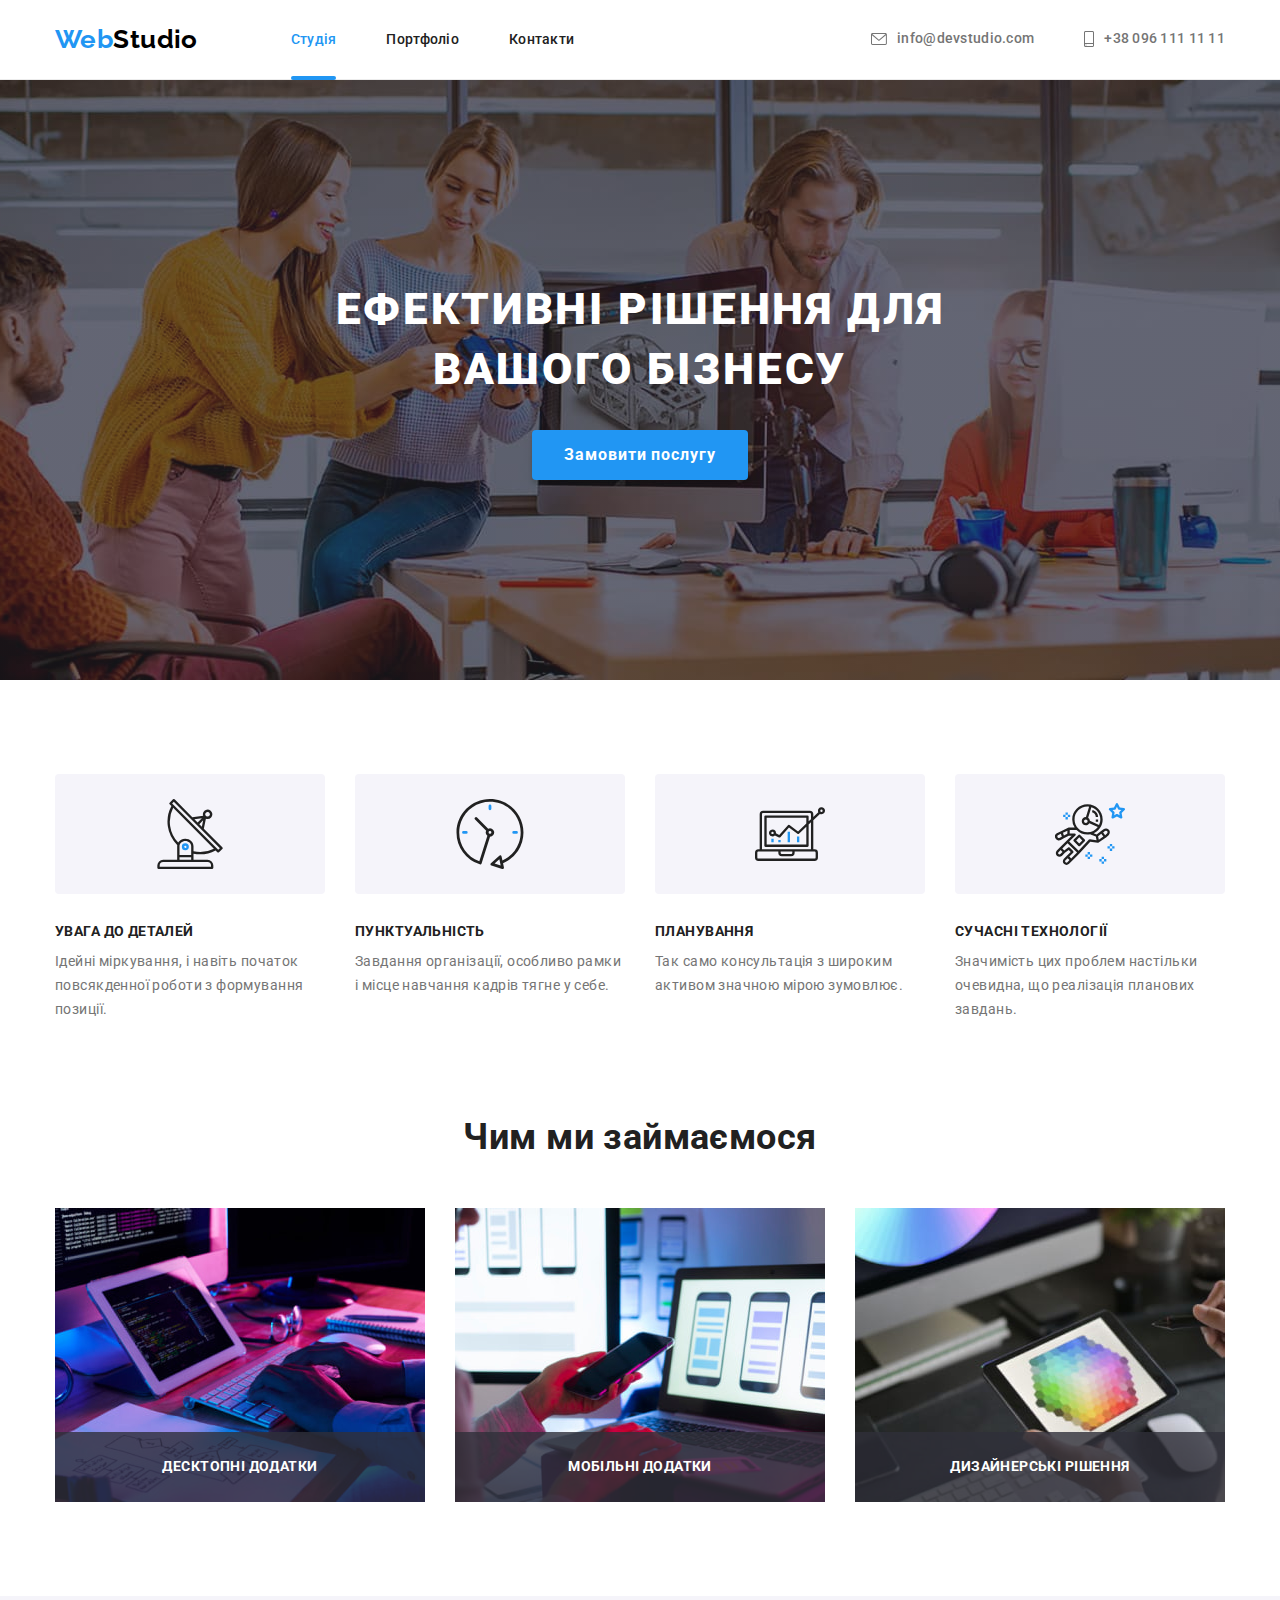
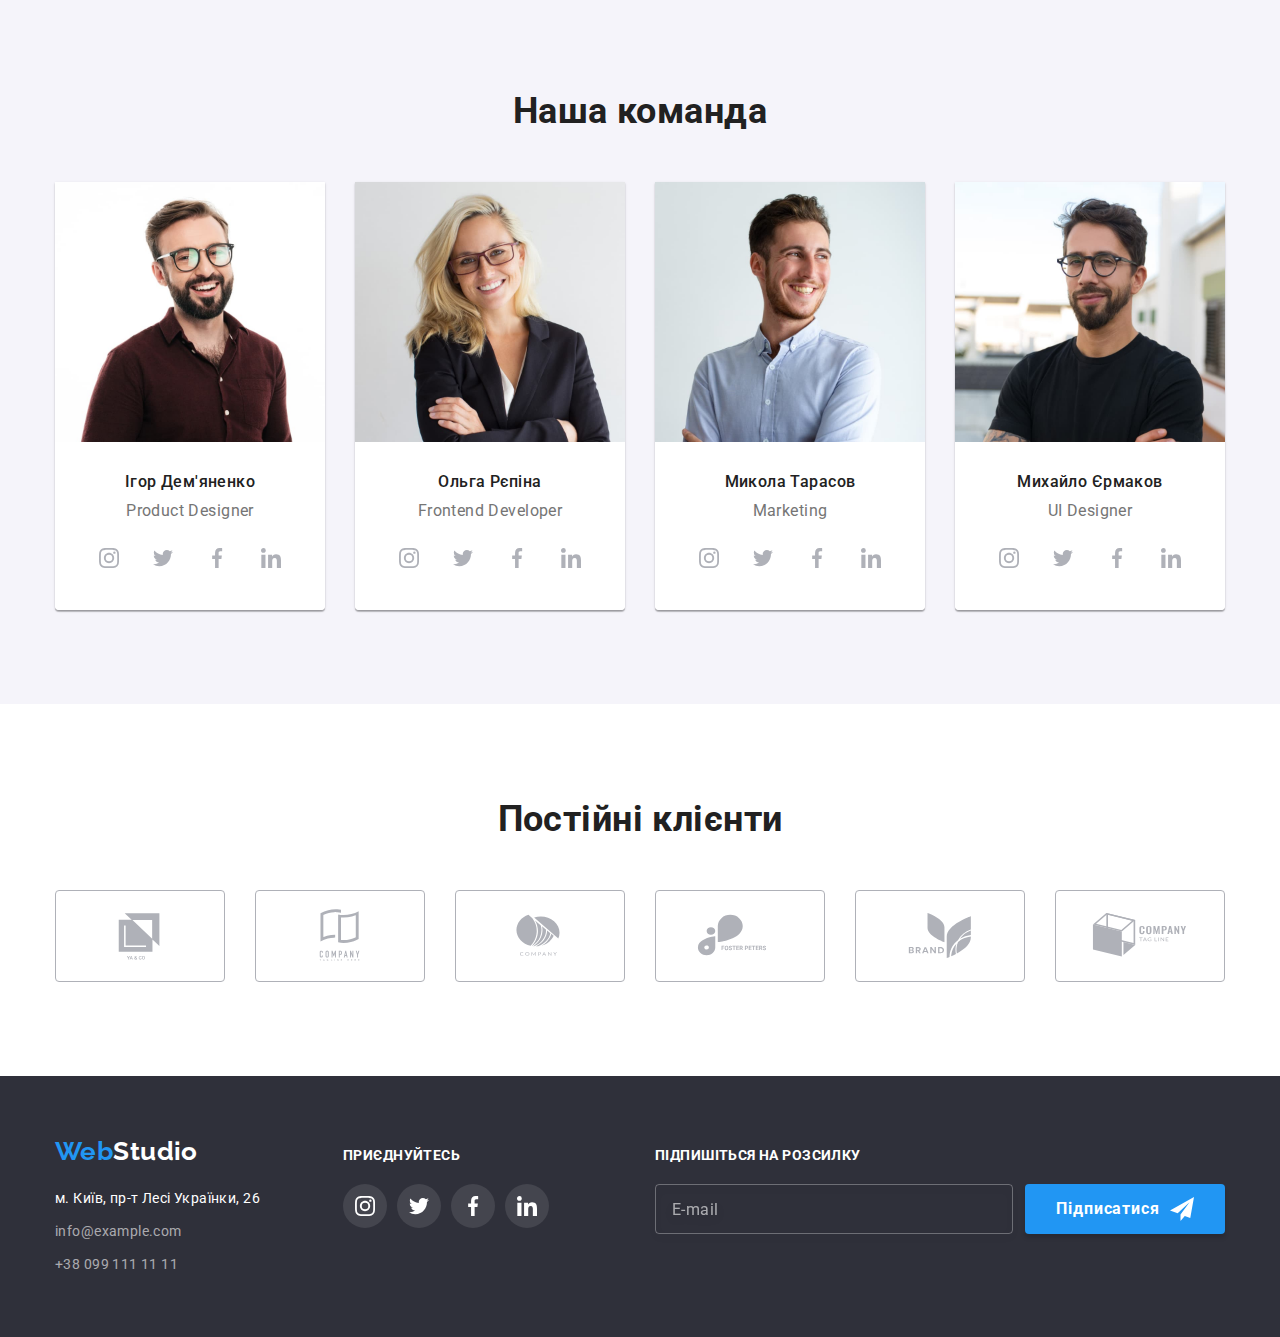
<file: index.html>
<!DOCTYPE html>
<html lang="uk">
  <head>
    <meta charset="UTF-8" />
    <meta http-equiv="X-UA-Compatible" content="IE=edge" />
    <meta name="viewport" content="width=device-width, initial-scale=1.0" />
    <title>Студія</title>
    <link
      href="https://fonts.googleapis.com/css2?family=Raleway:wght@700&family=Roboto:wght@400;500;700;900&display=swap"
      rel="stylesheet"
    />
    <link
      rel="stylesheet"
      href="https://cdnjs.cloudflare.com/ajax/libs/modern-normalize/1.1.0/modern-normalize.min.css"
    />
    <link rel="stylesheet" href="./css/main.min.css" />
  </head>
  <body>
    <header class="header">
      <div class="conteiner header__conteiner">
        <nav class="header-nav">
          <a href="./index.html" lang="en" class="logo logo_black header-nav__logo">
            <span class="logo_accent">Web</span>Studio
          </a>
          <!--В посиланнях відсутня адреса-->
          <ul class="header-nav__list">
            <li class="header-nav__item">
              <a href="./index.html" class="header-nav__link header-nav__link_current">Студія</a>
            </li>
            <li class="header-nav__item">
              <a href="./portfolio.html" class="header-nav__link">Портфоліо</a>
            </li>
            <li class="header-nav__item"><a href="" class="header-nav__link">Контакти</a></li>
          </ul>
        </nav>
        <ul class="header-contacts">
          <li class="header-contacts__item">
            <a href="mailto:info@devstudio.com" class="header-contacts__link">
              <svg class="header-contacts__icon" width="16" height="12">
                <use href="./images/icons.svg#envelope"></use></svg
              >info@devstudio.com</a
            >
          </li>
          <li class="header-contacts__item">
            <a href="tel:+380961111111" class="header-contacts__link">
              <svg class="header-contacts__icon" width="10" height="16">
                <use href="./images/icons.svg#smartphone"></use></svg
              >+38 096 111 11 11</a
            >
          </li>
        </ul>
      </div>
    </header>
    <main>
      <section class="hero">
        <div class="conteiner">
          <h1 class="hero__title">Ефективні рішення для вашого бізнесу</h1>
          <button type="button" class="button hero-button" data-modal-open>Замовити послугу</button>
          <div class="backdrop backdrop_is-hidden" data-modal>
            <div class="modal">
              <button type="button" class="close-button" data-modal-close>
                <svg class="close-button__icon" width="18" height="18">
                  <use href="./images/icons.svg#close"></use>
                </svg>
              </button>
              <form name="form-feedback" class="form" autocomplete="off">
                <h2 class="form__title">Залиште свої дані, ми вам передзвонимо</h2>
                <label class="form-field"
                  ><span class="form-field__title">Ім'я</span>
                  <svg class="form-field__icon" width="18" height="18">
                    <use href="./images/icons.svg#person-black"></use>
                  </svg>
                  <input
                    class="form-field__input"
                    type="text"
                    name="name"
                    autocomplete="name"
                    required
                /></label>
                <label class="form-field"
                  ><span class="form-field__title">Телефон</span>
                  <svg class="form-field__icon" width="18" height="18">
                    <use href="./images/icons.svg#phone-black"></use>
                  </svg>
                  <input
                    class="form-field__input"
                    type="tel"
                    name="phone_number"
                    autocomplete="tel"
                    required
                /></label>
                <label class="form-field"
                  ><span class="form-field__title">Пошта</span>
                  <svg class="form-field__icon" width="18" height="18">
                    <use href="./images/icons.svg#email-black"></use>
                  </svg>
                  <input
                    class="form-field__input"
                    type="email"
                    name="email"
                    autocomplete="email"
                    required
                /></label>
                <label class="form-field"
                  ><span class="form-field__title">Коментар</span
                  ><textarea
                    class="form-field__textarea"
                    name="usercomment"
                    rows="7"
                    placeholder="Введіть текст"
                  ></textarea>
                </label>
                <label class="form-accept">
                  <input
                    class="form-accept__checkbox visually-hidden"
                    type="checkbox"
                    name="accept"
                    value="accept"
                    required
                  />
                  <span class="form-accept__text"
                    >Погоджуюся з розсилкою та приймаю
                    <a href="" class="form-accept__terms">Умови договору</a>
                  </span>
                  <span class="checkbox-icon"
                    ><svg class="checkbox-icon_checked" width="16" height="15">
                      <use href="./images/icons.svg#checkbox-checked"></use></svg
                  ></span>
                </label>
                <button type="submit" class="button form-button">Відправити</button>
              </form>
            </div>
          </div>
        </div>
      </section>
      <section class="features">
        <div class="conteiner">
          <!--Заголовок не передбачений макетом та схований через утілітний клас "visually-hidden"-->
          <h2 class="visually-hidden">Особливості</h2>
          <ul class="features__list">
            <li class="features__item">
              <div class="features__box-icon">
                <svg class="features__icon" width="70" height="70">
                  <use href="./images/icons.svg#antenna"></use>
                </svg>
              </div>
              <h3 class="features__title">Увага до деталей</h3>
              <p class="features__description">
                Ідейні міркування, і навіть початок повсякденної роботи з формування позиції.
              </p>
            </li>
            <li class="features__item">
              <div class="features__box-icon">
                <svg class="features__icon" width="70" height="70">
                  <use href="./images/icons.svg#clock"></use>
                </svg>
              </div>
              <h3 class="features__title">Пунктуальність</h3>
              <p class="features__description">
                Завдання організації, особливо рамки і місце навчання кадрів тягне у себе.
              </p>
            </li>
            <li class="features__item">
              <div class="features__box-icon">
                <svg class="features__icon" width="70" height="70">
                  <use href="./images/icons.svg#diagram"></use>
                </svg>
              </div>
              <h3 class="features__title">Планування</h3>
              <p class="features__description">
                Так само консультація з широким активом значною мірою зумовлює.
              </p>
            </li>
            <li class="features__item">
              <div class="features__box-icon">
                <svg class="features__icon" width="70" height="70">
                  <use href="./images/icons.svg#astronaut"></use>
                </svg>
              </div>
              <h3 class="features__title">Сучасні технології</h3>
              <p class="features__description">
                Значимість цих проблем настільки очевидна, що реалізація планових завдань.
              </p>
            </li>
          </ul>
        </div>
      </section>
      <section class="work">
        <div class="conteiner">
          <h2 class="section-title">Чим ми займаємося</h2>
          <ul class="work__list">
            <li>
              <div class="work__thumb">
                <img
                  src="./images/about/img-1.jpg"
                  alt="Десктопні додатки"
                  width="370"
                  height="294"
                />
                <div class="work__overlay">
                  <h3 class="work__title">Десктопні додатки</h3>
                </div>
              </div>
            </li>
            <li>
              <div class="work__thumb">
                <img
                  src="./images/about/img-2.jpg"
                  alt="Мобільні додатки"
                  width="370"
                  height="294"
                />
                <div class="work__overlay">
                  <h3 class="work__title">Мобільні додатки</h3>
                </div>
              </div>
            </li>
            <li>
              <div class="work__thumb">
                <img
                  src="./images/about/img-3.jpg"
                  alt="Дизайнерські рішення"
                  width="370"
                  height="294"
                />
                <div class="work__overlay">
                  <h3 class="work__title">Дизайнерські рішення</h3>
                </div>
              </div>
            </li>
          </ul>
        </div>
      </section>
      <section class="team">
        <div class="conteiner">
          <h2 class="section-title">Наша команда</h2>
          <ul class="team__list">
            <li class="team__card">
              <img
                src="./images/team/img-1.jpg"
                alt="Фотографія Ігоря Дем'яненко"
                width="270"
                height="260"
              />
              <div class="team__thumb">
                <h3 class="team__title">Ігор Дем'яненко</h3>
                <p class="team__description" lang="en">Product Designer</p>
                <div class="social-box">
                  <ul class="social-box__list">
                    <li>
                      <a href="" class="social-link social-link_bc_light">
                        <svg class="social-icon">
                          <use href="./images/icons.svg#instagram"></use>
                        </svg>
                      </a>
                    </li>
                    <li>
                      <a href="" class="social-link social-link_bc_light">
                        <svg class="social-icon">
                          <use href="./images/icons.svg#twitter"></use>
                        </svg>
                      </a>
                    </li>
                    <li>
                      <a href="" class="social-link social-link_bc_light">
                        <svg class="social-icon">
                          <use href="./images/icons.svg#facebook"></use>
                        </svg>
                      </a>
                    </li>
                    <li>
                      <a href="" class="social-link social-link_bc_light">
                        <svg class="social-icon">
                          <use href="./images/icons.svg#linkedin"></use>
                        </svg>
                      </a>
                    </li>
                  </ul>
                </div>
              </div>
            </li>
            <li class="team__card">
              <img
                src="./images/team/img-2.jpg"
                alt="Фотографія Ольги Рєпіної"
                width="270"
                height="260"
              />
              <div class="team__thumb">
                <h3 class="team__title">Ольга Рєпіна</h3>
                <p class="team__description" lang="en">Frontend Developer</p>
                <div class="social-box">
                  <ul class="social-box__list">
                    <li>
                      <a href="" class="social-link social-link_bc_light">
                        <svg class="social-icon">
                          <use href="./images/icons.svg#instagram"></use>
                        </svg>
                      </a>
                    </li>
                    <li>
                      <a href="" class="social-link social-link_bc_light">
                        <svg class="social-icon">
                          <use href="./images/icons.svg#twitter"></use>
                        </svg>
                      </a>
                    </li>
                    <li>
                      <a href="" class="social-link social-link_bc_light">
                        <svg class="social-icon">
                          <use href="./images/icons.svg#facebook"></use>
                        </svg>
                      </a>
                    </li>
                    <li>
                      <a href="" class="social-link social-link_bc_light">
                        <svg class="social-icon">
                          <use href="./images/icons.svg#linkedin"></use>
                        </svg>
                      </a>
                    </li>
                  </ul>
                </div>
              </div>
            </li>
            <li class="team__card">
              <img
                src="./images/team/img-3.jpg"
                alt="Фотографія Миколи Тарасова"
                width="270"
                height="260"
              />
              <div class="team__thumb">
                <h3 class="team__title">Микола Тарасов</h3>
                <p class="team__description" lang="en">Marketing</p>
                <div class="social-box">
                  <ul class="social-box__list">
                    <li>
                      <a href="" class="social-link social-link_bc_light">
                        <svg class="social-icon">
                          <use href="./images/icons.svg#instagram"></use>
                        </svg>
                      </a>
                    </li>
                    <li>
                      <a href="" class="social-link social-link_bc_light">
                        <svg class="social-icon">
                          <use href="./images/icons.svg#twitter"></use>
                        </svg>
                      </a>
                    </li>
                    <li>
                      <a href="" class="social-link social-link_bc_light">
                        <svg class="social-icon">
                          <use href="./images/icons.svg#facebook"></use>
                        </svg>
                      </a>
                    </li>
                    <li>
                      <a href="" class="social-link social-link_bc_light">
                        <svg class="social-icon">
                          <use href="./images/icons.svg#linkedin"></use>
                        </svg>
                      </a>
                    </li>
                  </ul>
                </div>
              </div>
            </li>
            <li class="team__card">
              <img
                src="./images/team/img-4.jpg"
                alt="Фотографія Михайла Єрмакова"
                width="270"
                height="260"
              />
              <div class="team__thumb">
                <h3 class="team__title">Михайло Єрмаков</h3>
                <p class="team__description" lang="en">UI Designer</p>
                <div class="social-box">
                  <ul class="social-box__list">
                    <li>
                      <a href="" class="social-link social-link_bc_light">
                        <svg class="social-icon">
                          <use href="./images/icons.svg#instagram"></use>
                        </svg>
                      </a>
                    </li>
                    <li>
                      <a href="" class="social-link social-link_bc_light">
                        <svg class="social-icon">
                          <use href="./images/icons.svg#twitter"></use>
                        </svg>
                      </a>
                    </li>
                    <li>
                      <a href="" class="social-link social-link_bc_light">
                        <svg class="social-icon">
                          <use href="./images/icons.svg#facebook"></use>
                        </svg>
                      </a>
                    </li>
                    <li>
                      <a href="" class="social-link social-link_bc_light">
                        <svg class="social-icon">
                          <use href="./images/icons.svg#linkedin"></use>
                        </svg>
                      </a>
                    </li>
                  </ul>
                </div>
              </div>
            </li>
          </ul>
        </div>
      </section>
      <section class="clients">
        <div class="conteiner">
          <h2 class="section-title">Постійні клієнти</h2>
          <ul class="clients__list">
            <!-- В списку відсутні посилання на сайти клієнтів -->
            <li>
              <a href="" class="clients__link">
                <svg class="clients__icon" width="106" height="60">
                  <use href="./images/icons.svg#logo1"></use>
                </svg>
              </a>
            </li>
            <li>
              <a href="" class="clients__link">
                <svg class="clients__icon" width="106" height="60">
                  <use href="./images/icons.svg#logo2"></use>
                </svg>
              </a>
            </li>
            <li>
              <a href="" class="clients__link">
                <svg class="clients__icon" width="106" height="60">
                  <use href="./images/icons.svg#logo3"></use>
                </svg>
              </a>
            </li>
            <li>
              <a href="" class="clients__link">
                <svg class="clients__icon" width="106" height="60">
                  <use href="./images/icons.svg#logo4"></use>
                </svg>
              </a>
            </li>
            <li>
              <a href="" class="clients__link">
                <svg class="clients__icon" width="106" height="60">
                  <use href="./images/icons.svg#logo5"></use>
                </svg>
              </a>
            </li>
            <li>
              <a href="" class="clients__link">
                <svg class="clients__icon" width="106" height="60">
                  <use href="./images/icons.svg#logo6"></use>
                </svg>
              </a>
            </li>
          </ul>
        </div>
      </section>
    </main>
    <footer class="footer">
      <div class="conteiner footer__conteiner">
        <div class="address-box">
          <a href="./index.html" lang="en" class="logo logo_white"
            ><span class="logo_accent">Web</span>Studio</a
          >
          <address class="address">
            <ul class="address__list">
              <li>
                <a href="" class="address__post">м. Київ, пр-т Лесі Українки, 26</a>
              </li>
              <li>
                <a href="mailto:info@devstudio.com" class="address__e-mail">info@example.com</a>
              </li>
              <li>
                <a href="tel:+380961111111" class="address__tel">+38 099 111 11 11</a>
              </li>
            </ul>
          </address>
        </div>

        <div class="footer-social">
          <h2 class="footer-social__title">приєднуйтесь</h2>
          <div class="social-box">
            <ul class="social-box__list">
              <li>
                <a href="" class="social-link social-link_bc_dark">
                  <svg class="social-icon social-icon_white">
                    <use href="./images/icons.svg#instagram"></use>
                  </svg>
                </a>
              </li>
              <li>
                <a href="" class="social-link social-link_bc_dark">
                  <svg class="social-icon social-icon_white">
                    <use href="./images/icons.svg#twitter"></use>
                  </svg>
                </a>
              </li>
              <li>
                <a href="" class="social-link social-link_bc_dark">
                  <svg class="social-icon social-icon_white">
                    <use href="./images/icons.svg#facebook"></use>
                  </svg>
                </a>
              </li>
              <li>
                <a href="" class="social-link social-link_bc_dark">
                  <svg class="social-icon social-icon_white">
                    <use href="./images/icons.svg#linkedin"></use>
                  </svg>
                </a>
              </li>
            </ul>
          </div>
        </div>
        <div class="footer-subscribe">
          <form class="footer-subscribe__form" autocomplete="on">
            <label>
              <span class="footer-subscribe__title">Підпишіться на розсилку</span>
              <input
                class="footer-subscribe__input"
                type="email"
                name="email"
                placeholder="E-mail"
                required
              />
            </label>
            <button type="submit" class="button">
              Підписатися
              <svg class="button__send-icon" width="24" height="24">
                <use href="./images/icons.svg#send"></use>
              </svg>
            </button>
          </form>
        </div>
      </div>
    </footer>
    <script src="./modal.js"></script>
  </body>
</html>
</file>
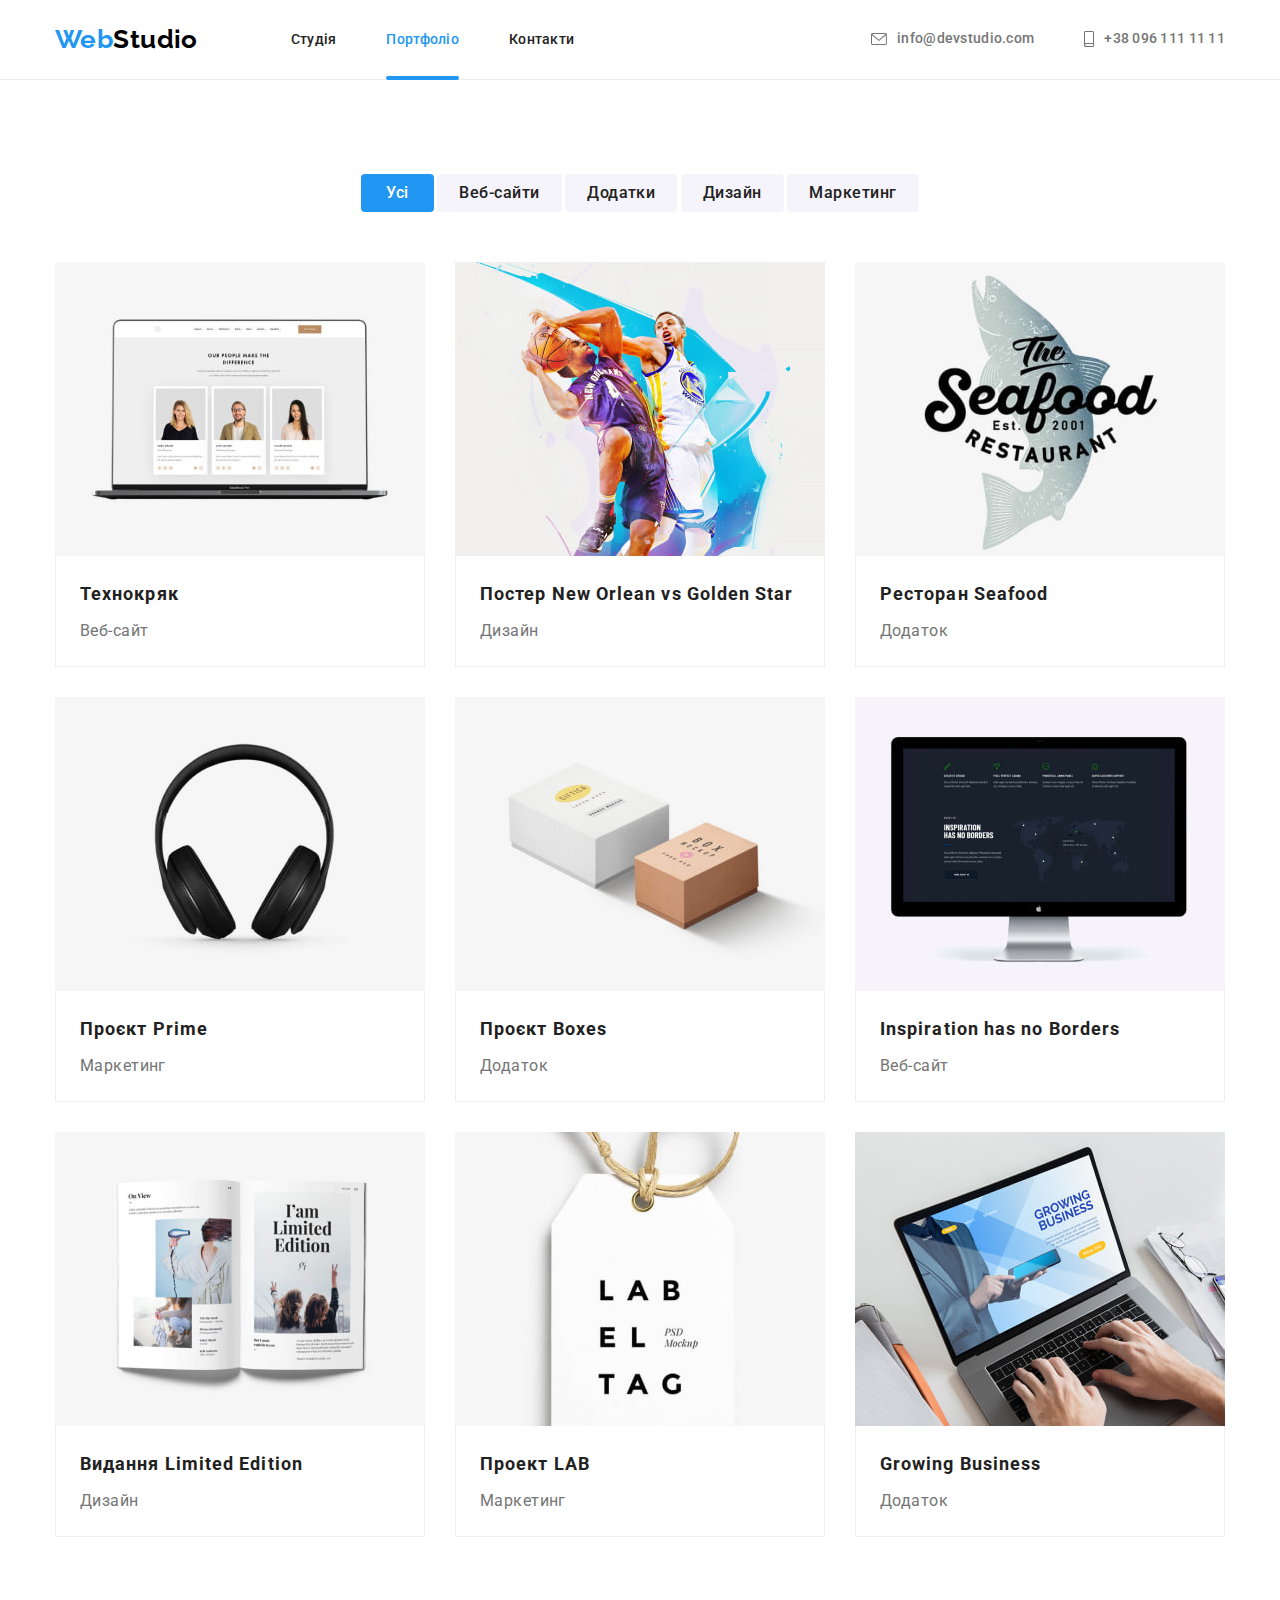
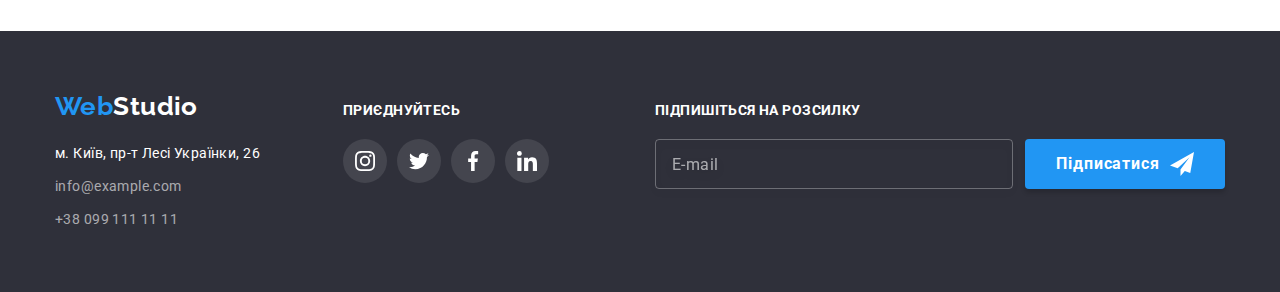
<file: portfolio.html>
<!DOCTYPE html>
<html lang="uk">
  <head>
    <meta charset="UTF-8" />
    <meta http-equiv="X-UA-Compatible" content="IE=edge" />
    <meta name="viewport" content="width=device-width, initial-scale=1.0" />
    <title>Портфоліо</title>
    <link
      href="https://fonts.googleapis.com/css2?family=Raleway:wght@700&family=Roboto:wght@400;500;700;900&display=swap"
      rel="stylesheet"
    />
    <link
      rel="stylesheet"
      href="https://cdnjs.cloudflare.com/ajax/libs/modern-normalize/1.1.0/modern-normalize.min.css"
    />
    <link rel="stylesheet" href="./css/main.min.css" />
  </head>
  <body>
    <header class="header">
      <div class="conteiner header__conteiner">
        <nav class="header-nav">
          <a href="./index.html" lang="en" class="logo logo_black header-nav__logo">
            <span class="logo_accent">Web</span>Studio
          </a>
          <!--В посиланнях відсутня адреса-->
          <ul class="header-nav__list">
            <li class="header-nav__item">
              <a href="./index.html" class="header-nav__link">Студія</a>
            </li>
            <li class="header-nav__item">
              <a href="./portfolio.html" class="header-nav__link header-nav__link_current">Портфоліо</a>
            </li>
            <li class="header-nav__item"><a href="" class="header-nav__link">Контакти</a></li>
          </ul>
        </nav>
        <ul class="header-contacts">
          <li class="header-contacts__item">
            <a href="mailto:info@devstudio.com" class="header-contacts__link">
              <svg class="header-contacts__icon" width="16" height="12">
                <use href="./images/icons.svg#envelope"></use></svg
              >info@devstudio.com</a
            >
          </li>
          <li class="header-contacts__item">
            <a href="tel:+380961111111" class="header-contacts__link">
              <svg class="header-contacts__icon" width="10" height="16">
                <use href="./images/icons.svg#smartphone"></use></svg
              >+38 096 111 11 11</a
            >
          </li>
        </ul>
      </div>
    </header>
    <main>
      <section class="portfolio">
        <div class="conteiner">
          <h1 class="visually-hidden">Портфоліо</h1>
          <ul class="portfolio-filter">
            <li">
              <button
                type="button"
                class="portfolio-filter__button portfolio-filter__button_active">Усі</button>
            </li>
            <li">
              <button type="button" class="portfolio-filter__button">Веб-сайти</button>
            </li>
            <li">
              <button type="button" class="portfolio-filter__button">Додатки</button>
            </li>
            <li">
              <button type="button" class="portfolio-filter__button">Дизайн</button>
            </li>
            <li">
              <button type="button" class="portfolio-filter__button">Маркетинг</button>
            </li>
          </ul>
          <ul class="portfolio-card__list">
            <li class="portfolio-card__item">
              <a href="" class="portfolio-card__link">
                <div class="portfolio-card__thumb">
                  <img
                    src="./images/portfolio/img.jpg"
                    alt="Ноутбук з відкритою сторнікою сайту"
                    width="370"
                    height="294"
                  />
                  <div class="portfolio-card__overlay">
                    <p class="portfolio-card__overlay-description">
                      Ресурс пропонує комплексні пропозиції з різним рівнем функціоналу та сервісів.
                      Все це дозволить відвідувачу отримати вичерпні відомості про компанію чи
                      приватну особу.
                    </p>
                  </div>
                </div>
                <div class="portfolio-card__content">
                  <h2 class="portfolio-card__title">Технокряк</h2>
                  <p class="portfolio-card__text">Веб-сайт</p>
                </div>
              </a>
            </li>
            <li class="portfolio-card__item">
              <a href="" class="portfolio-card__link">
                <div class="portfolio-card__thumb">
                  <img
                    src="./images/portfolio/img-1.jpg"
                    alt="Два баскетболіста"
                    width="370"
                    height="294"
                  />
                  <div class="portfolio-card__overlay">
                    <p class="portfolio-card__overlay-description">
                      Ресурс пропонує комплексні пропозиції з різним рівнем функціоналу та сервісів.
                      Все це дозволить відвідувачу отримати вичерпні відомості про компанію чи
                      приватну особу.
                    </p>
                  </div>
                </div>
                <div class="portfolio-card__content">
                  <h2 class="portfolio-card__title">Постер New Orlean vs Golden Star</h2>
                  <p class="portfolio-card__text">Дизайн</p>
                </div></a
              >
            </li>
            <li class="portfolio-card__item">
              <a href="" class="portfolio-card__link"
                ><div class="portfolio-card__thumb">
                  <img
                    src="./images/portfolio/img-2.jpg"
                    alt="Логотип рибного ресторану"
                    width="370"
                    height="294"
                  />
                  <div class="portfolio-card__overlay">
                    <p class="portfolio-card__overlay-description">
                      Ресурс пропонує комплексні пропозиції з різним рівнем функціоналу та сервісів.
                      Все це дозволить відвідувачу отримати вичерпні відомості про компанію чи
                      приватну особу.
                    </p>
                  </div>
                </div>
                <div class="portfolio-card__content">
                  <h2 class="portfolio-card__title">Ресторан Seafood</h2>
                  <p class="portfolio-card__text">Додаток</p>
                </div></a
              >
            </li>
            <li class="portfolio-card__item">
              <a href="" class="portfolio-card__link"
                ><div class="portfolio-card__thumb">
                  <img
                    src="./images/portfolio/img-3.jpg"
                    alt="Навушники"
                    width="370"
                    height="294"
                  />
                  <div class="portfolio-card__overlay">
                    <p class="portfolio-card__overlay-description">
                      Ресурс пропонує комплексні пропозиції з різним рівнем функціоналу та сервісів.
                      Все це дозволить відвідувачу отримати вичерпні відомості про компанію чи
                      приватну особу.
                    </p>
                  </div>
                </div>
                <div class="portfolio-card__content">
                  <h2 class="portfolio-card__title">Проєкт Prime</h2>
                  <p class="portfolio-card__text">Маркетинг</p>
                </div></a
              >
            </li>
            <li class="portfolio-card__item">
              <a href="" class="portfolio-card__link"
                ><div class="portfolio-card__thumb">
                  <img
                    src="./images/portfolio/img-4.jpg"
                    alt="Дві коробки"
                    width="370"
                    height="294"
                  />
                  <div class="portfolio-card__overlay">
                    <p class="portfolio-card__overlay-description">
                      Ресурс пропонує комплексні пропозиції з різним рівнем функціоналу та сервісів.
                      Все це дозволить відвідувачу отримати вичерпні відомості про компанію чи
                      приватну особу.
                    </p>
                  </div>
                </div>
                <div class="portfolio-card__content">
                  <h2 class="portfolio-card__title">Проєкт Boxes</h2>
                  <p class="portfolio-card__text">Додаток</p>
                </div></a
              >
            </li>
            <li class="portfolio-card__item">
              <a href="" class="portfolio-card__link"
                ><div class="portfolio-card__thumb">
                  <img
                    src="./images/portfolio/img-5.jpg"
                    alt="Монітор комп'ютера"
                    width="370"
                    height="294"
                  />
                  <div class="portfolio-card__overlay">
                    <p class="portfolio-card__overlay-description">
                      Ресурс пропонує комплексні пропозиції з різним рівнем функціоналу та сервісів.
                      Все це дозволить відвідувачу отримати вичерпні відомості про компанію чи
                      приватну особу.
                    </p>
                  </div>
                </div>
                <div class="portfolio-card__content">
                  <h2 class="portfolio-card__title">Inspiration has no Borders</h2>
                  <p class="portfolio-card__text">Веб-сайт</p>
                </div></a
              >
            </li>
            <li class="portfolio-card__item">
              <a href="" class="portfolio-card__link"
                ><div class="portfolio-card__thumb">
                  <img
                    src="./images/portfolio/img-6.jpg"
                    alt="Відкритий журнал"
                    width="370"
                    height="294"
                  />
                  <div class="portfolio-card__overlay">
                    <p class="portfolio-card__overlay-description">
                      Ресурс пропонує комплексні пропозиції з різним рівнем функціоналу та сервісів.
                      Все це дозволить відвідувачу отримати вичерпні відомості про компанію чи
                      приватну особу.
                    </p>
                  </div>
                </div>
                <div class="portfolio-card__content">
                  <h2 class="portfolio-card__title">Видання Limited Edition</h2>
                  <p class="portfolio-card__text">Дизайн</p>
                </div></a
              >
            </li>
            <li class="portfolio-card__item">
              <a href="" class="portfolio-card__link"
                ><div class="portfolio-card__thumb">
                  <img
                    src="./images/portfolio/img-7.jpg"
                    alt="Лейба на мотузку"
                    width="370"
                    height="294"
                  />
                  <div class="portfolio-card__overlay">
                    <p class="portfolio-card__overlay-description">
                      Ресурс пропонує комплексні пропозиції з різним рівнем функціоналу та сервісів.
                      Все це дозволить відвідувачу отримати вичерпні відомості про компанію чи
                      приватну особу.
                    </p>
                  </div>
                </div>
                <div class="portfolio-card__content">
                  <h2 class="portfolio-card__title">Проект LAB</h2>
                  <p class="portfolio-card__text">Маркетинг</p>
                </div></a
              >
            </li>
            <li class="portfolio-card__item">
              <a href="" class="portfolio-card__link"
                ><div class="portfolio-card__thumb">
                  <img
                    src="./images/portfolio/img-8.jpg"
                    alt="Людина працює на ноутбуку"
                    width="370"
                    height="294"
                  />
                  <div class="portfolio-card__overlay">
                    <p class="portfolio-card__overlay-description">
                      Ресурс пропонує комплексні пропозиції з різним рівнем функціоналу та сервісів.
                      Все це дозволить відвідувачу отримати вичерпні відомості про компанію чи
                      приватну особу.
                    </p>
                  </div>
                </div>

                <div class="portfolio-card__content">
                  <h2 class="portfolio-card__title">Growing Business</h2>
                  <p class="portfolio-card__text">Додаток</p>
                </div></a
              >
            </li>
          </ul>
        </div>
      </section>
    </main>
    <footer class="footer">
      <div class="conteiner footer__conteiner">
        <div class="address-box">
          <a href="./index.html" lang="en" class="logo logo_white"
            ><span class="logo_accent">Web</span>Studio</a
          >
          <address class="address">
            <ul class="address__list">
              <li>
                <a href="" class="address__post">м. Київ, пр-т Лесі Українки, 26</a>
              </li>
              <li>
                <a href="mailto:info@devstudio.com" class="address__e-mail">info@example.com</a>
              </li>
              <li>
                <a href="tel:+380961111111" class="address__tel">+38 099 111 11 11</a>
              </li>
            </ul>
          </address>
        </div>

        <div class="footer-social">
          <h2 class="footer-social__title">приєднуйтесь</h2>
          <div class="social-box">
            <ul class="social-box__list">
              <li>
                <a href="" class="social-link social-link_bc_dark">
                  <svg class="social-icon social-icon_white">
                    <use href="./images/icons.svg#instagram"></use>
                  </svg>
                </a>
              </li>
              <li>
                <a href="" class="social-link social-link_bc_dark">
                  <svg class="social-icon social-icon_white">
                    <use href="./images/icons.svg#twitter"></use>
                  </svg>
                </a>
              </li>
              <li>
                <a href="" class="social-link social-link_bc_dark">
                  <svg class="social-icon social-icon_white">
                    <use href="./images/icons.svg#facebook"></use>
                  </svg>
                </a>
              </li>
              <li>
                <a href="" class="social-link social-link_bc_dark">
                  <svg class="social-icon social-icon_white">
                    <use href="./images/icons.svg#linkedin"></use>
                  </svg>
                </a>
              </li>
            </ul>
          </div>
        </div>
        <div class="footer-subscribe">
          <form class="footer-subscribe__form" autocomplete="on">
            <label>
              <span class="footer-subscribe__title">Підпишіться на розсилку</span>
              <input
                class="footer-subscribe__input"
                type="email"
                name="email"
                placeholder="E-mail"
                required
              />
            </label>
            <button type="submit" class="button">
              Підписатися
              <svg class="button__send-icon" width="24" height="24">
                <use href="./images/icons.svg#send"></use>
              </svg>
            </button>
          </form>
        </div>
      </div>
    </footer>
  </body>
</html>
</file>
<file: css/main.min.css>
.visually-hidden{position:absolute;width:1px;height:1px;margin:-1px;border:0;padding:0;white-space:nowrap;-webkit-clip-path:inset(100%);clip-path:inset(100%);clip:rect(0 0 0 0);overflow:hidden}.portfolio-card__list,.portfolio-filter,.clients__list,.team__list,.work__list,.features__list,.address__list,.header-nav__list,.social-box__list{list-style:none;display:flex;align-items:center;justify-content:space-between}.portfolio,.clients,.team,.work,.features,.hero{padding-top:94px;padding-bottom:94px}body{color:#212121;font-family:"Roboto",sans-serif;letter-spacing:.03em;font-size:14px}h1,h2,h3,h4,h5,h6,ul,p{margin:0px}ul{padding-left:0px}img{display:block;max-width:100%;height:auto}.conteiner{max-width:1200px;padding-left:15px;padding-right:15px;margin-left:auto;margin-right:auto}.section-title{margin-bottom:50px;text-align:center;font-size:36px;line-height:1.17}.logo{display:block;font-family:"Raleway",sans-serif;text-decoration:none;font-weight:700;font-size:26px;line-height:1.19}.logo_white{color:#fff}.logo_black{color:#000}.logo_accent{color:#2196f3}.button{display:flex;align-items:center;justify-content:center;width:200px;height:50px;padding:0;font-weight:700;font-size:16px;line-height:1.88;letter-spacing:.06em;border-style:none;text-align:center;color:#fff;background-color:#2196f3;border-radius:4px;box-shadow:0px 4px 4px rgba(0,0,0,.15);cursor:pointer;transition:background-color 250ms cubic-bezier(0.4, 0, 0.2, 1)}.button:hover,.button :focus{background-color:#188ce8}.social-box{width:206px;height:44px;margin-right:auto;margin-left:auto}.social-box__list{gap:10px}.social-link{display:flex;align-items:center;justify-content:center;width:44px;height:44px;border-radius:50%;transition:background-color 250ms cubic-bezier(0.4, 0, 0.2, 1)}.social-link_bc_light{background-color:inherit}.social-link_bc_dark{background-color:rgba(255,255,255,.1)}.social-link:hover,.social-link:focus{background-color:#2196f3}.social-icon{width:20px;height:20px;fill:#afb1b8;transition:fill 250ms cubic-bezier(0.4, 0, 0.2, 1)}.social-icon_white{fill:#fff}.social-link:hover .social-icon,.social-link:focus .social-icon{fill:#fff}.header{background-color:#fff;border-bottom:1px solid #ececec}.header__conteiner{display:flex;align-items:center;justify-content:center}.header-nav{display:flex;align-items:center;justify-content:center}.header-nav__logo{padding-top:24px;padding-bottom:24px;margin-right:93px}.header-nav__list{gap:50px}.header-nav__link{display:block;padding-top:32px;padding-bottom:31px;color:#212121;font-weight:500;line-height:1.14;letter-spacing:.02em;text-decoration:none;transition:color 250ms cubic-bezier(0.4, 0, 0.2, 1)}.header-nav__link:focus,.header-nav__link:hover{color:#2196f3}.header-nav__link_current{color:#2196f3;position:relative}.header-nav__link_current::after{content:"";position:absolute;bottom:-1px;display:block;width:100%;height:4px;background-color:#2196f3;border-radius:2px}.header-contacts{display:flex;align-items:center;justify-content:center;margin-left:auto;gap:50px}.header-contacts__item{display:flex;align-items:center;justify-content:center}.header-contacts__link{display:flex;align-items:center;justify-content:center;color:#757575;font-weight:500;line-height:1.14;letter-spacing:.02em;text-decoration:none;transition:color 250ms cubic-bezier(0.4, 0, 0.2, 1)}.header-contacts__link:focus,.header-contacts__link:hover{color:#2196f3}.header-contacts__icon{fill:#757575;margin-right:10px;transition:fill 250ms cubic-bezier(0.4, 0, 0.2, 1)}.header-contacts__link:focus .header-contacts__icon,.header-contacts__link:hover .header-contacts__icon{fill:#2196f3}.footer{background-color:#2f303a;padding-top:60px;padding-bottom:60px}.footer__conteiner{display:flex;align-items:baseline;justify-content:space-between}.address-box{margin-right:70px}.address{margin-top:20px;font-style:normal;line-height:1.71;text-decoration:none}.address__list{flex-direction:column;align-items:flex-start;gap:9px}.address__post{text-decoration:none;color:#fff}.address__e-mail,.address__tel{color:rgba(255,255,255,.6);text-decoration:none;transition:color 250ms cubic-bezier(0.4, 0, 0.2, 1)}.address__e-mail:hover,.address__e-mail:focus,.address__tel:hover,.address__tel:focus{color:#2196f3}.footer-social{width:206px;height:80px;margin-right:93px}.footer-social__title{color:#fff;font-size:14px;line-height:1.14;text-transform:uppercase;margin-bottom:20px}.footer-subscribe{width:570px;height:86px}.footer-subscribe__title{display:block;margin-bottom:20px;font-weight:700;font-size:14px;line-height:1.14;text-transform:uppercase;color:#fff}.footer-subscribe__form{display:flex;align-items:end;justify-content:center;width:570px}.footer-subscribe__input{width:358px;height:50px;padding-left:16px;padding-top:15px;padding-bottom:15px;margin-right:12px;font-size:16px;line-height:1.25;letter-spacing:.03em;color:#fff;border:1px solid rgba(255,255,255,.3);filter:drop-shadow(0px 4px 4px rgba(0, 0, 0, 0.15));border-radius:4px;background-color:inherit}.footer-subscribe__input::-moz-placeholder{font-weight:400;font-size:16px;line-height:1.25;letter-spacing:.03em;color:rgba(255,255,255,.6)}.footer-subscribe__input:-ms-input-placeholder{font-weight:400;font-size:16px;line-height:1.25;letter-spacing:.03em;color:rgba(255,255,255,.6)}.footer-subscribe__input::placeholder{font-weight:400;font-size:16px;line-height:1.25;letter-spacing:.03em;color:rgba(255,255,255,.6)}.button__send-icon{margin-left:10px}.hero{max-width:1600px;height:600px;text-align:center;padding-top:200px;padding-bottom:200px;margin-left:auto;margin-right:auto;background-image:linear-gradient(rgba(47, 48, 58, 0.4), rgba(47, 48, 58, 0.4)),url(../images/hero/hero-img.jpg);background-color:#c4c4c4;background-repeat:no-repeat;background-position:center;background-size:cover}.hero__title{margin-bottom:30px;width:696px;margin-left:auto;margin-right:auto;color:#fff;font-weight:900;font-size:44px;line-height:1.36;text-align:center;letter-spacing:.06em;text-transform:uppercase}.hero-button{display:inline-block;width:216px}.backdrop{position:fixed;z-index:99;top:0;left:0;width:100%;height:100%;background-color:rgba(0,0,0,.2);opacity:1;transition:opacity 250ms cubic-bezier(0.4, 0, 0.2, 1),visibility 250ms cubic-bezier(0.4, 0, 0.2, 1)}.backdrop_is-hidden{opacity:0;pointer-events:none;visibility:hidden}.modal{position:absolute;top:50%;left:50%;transform:translate(-50%, -50%) scale(1) rotate(0deg);min-width:528px;min-height:581px;background:#fff;box-shadow:0px 1px 3px rgba(0,0,0,.12),0px 1px 1px rgba(0,0,0,.14),0px 2px 1px rgba(0,0,0,.2);border-radius:4px;transition:transform 250ms cubic-bezier(0.4, 0, 0.2, 1)}.backdrop_is-hidden .modal{transform:translate(-50%, -50%) scale(2) rotate(30deg)}.close-button{position:absolute;right:8px;top:8px;display:flex;align-items:center;justify-content:center;width:30px;height:30px;padding:0;cursor:pointer;background:#fff;border:1px solid rgba(0,0,0,.1);border-radius:50%}.close-button__icon{transition:fill 250ms cubic-bezier(0.4, 0, 0.2, 1)}.close-button:focus .close-button__icon,.close-button:hover .close-button__icon{fill:#2196f3}.form{width:100%;margin-left:auto;margin-right:auto;padding:40px}.form__title{font-size:20px}.form-field{position:relative;display:flex;flex-direction:column;text-align:left;margin-top:10px}.form-field:first-of-type{margin-top:12px}.form-field__title{font-weight:400;font-size:12px;line-height:1.17;letter-spacing:.01em;color:#757575}.form-field__input{height:40px;margin-top:4px;padding-left:42px;padding-top:12px;padding-bottom:12px;font-weight:400;font-size:12px;line-height:1.17;letter-spacing:.01em;border:1px solid rgba(33,33,33,.2);border-radius:4px;outline:rgba(0,0,0,0);cursor:pointer;transition:border 250ms cubic-bezier(0.4, 0, 0.2, 1)}.form-field__input:focus{border:1px solid #2196f3}.form-field__icon{position:absolute;left:12px;bottom:0;transform:translateY(-11px);transition:fill 250ms cubic-bezier(0.4, 0, 0.2, 1)}.form-field:focus-within>.form-field__icon{fill:#2196f3}.form-field__textarea{height:120px;resize:none;margin-top:4px;padding:12px 16px;border:1px solid rgba(33,33,33,.2);border-radius:4px;font-weight:400;font-size:12px;line-height:1.17;letter-spacing:.01em;outline:rgba(0,0,0,0);transition:border 250ms cubic-bezier(0.4, 0, 0.2, 1)}.form-field__textarea::-moz-placeholder{font-weight:400;font-size:12px;line-height:1.17;letter-spacing:.01em;color:rgba(117,117,117,.5)}.form-field__textarea:-ms-input-placeholder{font-weight:400;font-size:12px;line-height:1.17;letter-spacing:.01em;color:rgba(117,117,117,.5)}.form-field__textarea::placeholder{font-weight:400;font-size:12px;line-height:1.17;letter-spacing:.01em;color:rgba(117,117,117,.5)}.form-field__textarea:focus{border:1px solid #2196f3}.form-accept{display:flex;align-items:center;justify-content:center;flex-direction:row-reverse;margin-top:20px}.form-accept__text{font-weight:400;line-height:1.71;color:#757575}.form-accept__terms{color:#2196f3}.checkbox-icon{transform:scale(1);display:flex;align-items:center;justify-content:center;margin-right:8px;width:16px;height:15px;box-sizing:border-box;border:2px solid #212121;border-radius:2px;transition:border 250ms cubic-bezier(0.4, 0, 0.2, 1),transform 250ms cubic-bezier(0.4, 0, 0.2, 1)}.checkbox-icon:hover{border-color:#2196f3}.checkbox-icon_checked{opacity:0;transition:opacity 250ms cubic-bezier(0.4, 0, 0.2, 1)}.form-accept__checkbox:checked~.checkbox-icon{border:rgba(0,0,0,0)}.form-accept__checkbox:checked~* .checkbox-icon_checked{opacity:1}.form-accept__checkbox:focus~.checkbox-icon{transform:scale(1.2)}.form-button{margin-left:auto;margin-right:auto;margin-top:30px}.features__list{align-items:baseline}.features__item{width:270px}.features__title{margin-bottom:10px;font-size:14px;line-height:1.14;text-transform:uppercase}.features__description{color:#757575;line-height:1.71}.features__box-icon{display:flex;align-items:center;justify-content:center;width:270px;height:120px;margin-bottom:30px;background:#f5f4fa;border-radius:4px}.work{padding-top:0px}.work__thumb{position:relative}.work__overlay{position:absolute;bottom:0;right:0;width:100%;height:70px;display:flex;align-items:center;justify-content:center;background-color:rgba(47,48,58,.8)}.work__title{font-size:14px;line-height:1.14;text-transform:uppercase;color:#fff}.team{background-color:#f5f4fa}.team__card{margin-right:30px;width:270px;height:428px;text-align:center;box-shadow:0px 1px 3px rgba(0,0,0,.12),0px 1px 1px rgba(0,0,0,.14),0px 2px 1px rgba(0,0,0,.2);border-radius:0px 0px 4px 4px;overflow:hidden}.team__card:nth-child(4n){margin-right:0px}.team__thumb{padding-top:30px;padding-bottom:30px;background-color:#fff}.team__title{margin-bottom:10px;font-weight:500;font-size:16px;line-height:1.19}.team__description{margin-bottom:16px;color:#757575;font-size:16px;line-height:1.19}.clients__link{display:flex;align-items:center;justify-content:center;width:170px;height:92px;border:1px solid #afb1b8;border-radius:4px;transition:border-color 250ms cubic-bezier(0.4, 0, 0.2, 1)}.clients__link:hover,.clients__link:focus{border-color:#2196f3}.clients__icon{fill:#afb1b8;transition:fill 250ms cubic-bezier(0.4, 0, 0.2, 1)}.clients__link:hover .clients__icon,.clients__link:focus .clients__icon{fill:#2196f3}.portfolio-filter{justify-content:center;margin-bottom:50px;margin-left:auto;margin-right:auto;gap:8px}.portfolio-filter__button{padding-top:6px;padding-bottom:6px;padding-left:22px;padding-right:22px;border-radius:4px;color:#212121;cursor:pointer;font-family:"Roboto",sans-serif;font-style:normal;font-weight:500;font-size:16px;line-height:1.62;letter-spacing:.03em;background-color:#f5f4fa;border-style:none;transition:color 250ms cubic-bezier(0.4, 0, 0.2, 1),background-color 250ms cubic-bezier(0.4, 0, 0.2, 1),box-shadow 250ms cubic-bezier(0.4, 0, 0.2, 1)}.portfolio-filter__button:hover,.portfolio-filter__button:focus{color:#fff;background-color:#2196f3;box-shadow:0px 3px 1px rgba(0,0,0,.1),0px 1px 2px rgba(0,0,0,.08),0px 2px 2px rgba(0,0,0,.12)}.portfolio-filter__button_active{padding-left:25px;padding-right:25px;color:#fff;background-color:#2196f3}.portfolio-card__list{margin-bottom:-30px;margin-right:-30px;flex-wrap:wrap}.portfolio-card__item{flex-basis:calc(33.3333333333% - 30px);margin-bottom:30px;margin-right:30px}.portfolio-card__link{display:block;text-decoration:none;color:inherit;transition:box-shadow 250ms cubic-bezier(0.4, 0, 0.2, 1)}.portfolio-card__link:hover,.portfolio-card__link:focus{box-shadow:0px 1px 1px rgba(0,0,0,.12),0px 4px 4px rgba(0,0,0,.06),1px 4px 6px rgba(0,0,0,.16)}.portfolio-card__thumb{position:relative;overflow:hidden}.portfolio-card__overlay{display:flex;align-items:center;justify-content:center;overflow:auto;background-color:rgba(33,150,243,.9);width:100%;height:100%;position:absolute;top:0;left:0;transform:translateY(101%);transition:transform 250ms cubic-bezier(0.4, 0, 0.2, 1)}.portfolio-card__link:hover .portfolio-card__overlay,.portfolio-card__link:focus .portfolio-card__overlay{transform:translateY(0%)}.portfolio-card__overlay-description{padding-left:24px;padding-right:24px;font-size:18px;line-height:1.56;color:#fff}.portfolio-card__content{padding-top:20px;padding-bottom:20px;padding-left:24px;padding-right:24px;border-bottom:1px solid #eee;border-right:1px solid #eee;border-left:1px solid #eee}.portfolio-card__title{margin-bottom:4px;font-size:18px;line-height:2;letter-spacing:.06em}.portfolio-card__text{color:#757575;font-size:16px;line-height:1.88}/*# sourceMappingURL=main.min.css.map */
</file>
